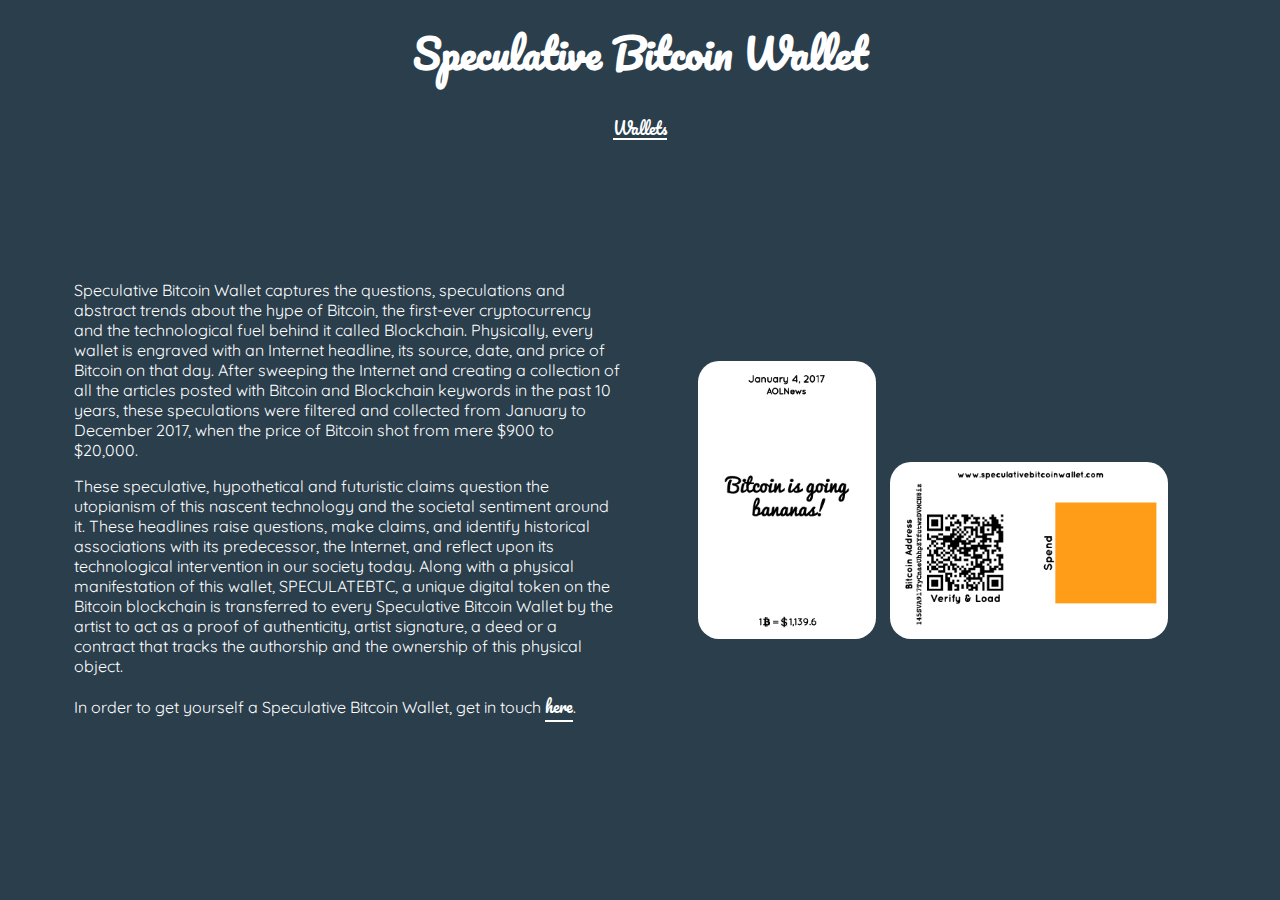
<file: index.html>
<!DOCTYPE html>
<html lang="en" dir="ltr">
    <head>
        <meta charset="utf-8">
        <meta content="width=device-width, initial-scale=1" name="viewport" />
        <title>Speculative Bitcoin Wallet</title>

        <link rel="stylesheet" href="./css/utils.css">
        <link rel="stylesheet" href="./css/style.css">
        <link rel="stylesheet" href="./css/style_responsive.css">

    </head>
    <body>
        <div class="landing-container">
            <nav class="landing-navigation">
                <!-- <span class="icon-hover-01"><a  href="#">Speculative Bitcoin Wallet</a></span>
                <span class="icon-hover-01"><a  href="#">Wallets</a></span>
                <span class="icon-hover-01"><a  href="#">Speculative Bitcoin Wallet</a></span> -->
                <!-- <a class="icon-hover-01" href="#"><p>Wallets</p></a> -->
                <h1>Speculative Bitcoin Wallet</h1>
                <header>
                    <a class="icon-hover-01" href="./wallets/wallets.html"><p>Wallets</p></a>
                    <!-- <a class="icon-hover-01" href="mailto:amay.kataria@gmail.com?Subject=Hello%20again"><p>Contact</p></a> -->
                </header>
            </nav>
            <main class="landing-main">
                <article class="main-info">
                    <section>
                        <p>Speculative Bitcoin Wallet captures the questions, speculations and abstract trends about the hype of Bitcoin, the first-ever cryptocurrency and the technological fuel behind it called Blockchain. Physically, every wallet is engraved with an Internet headline, its source, date, and price of Bitcoin on that day. After sweeping the Internet and creating a collection of all the articles posted with Bitcoin and Blockchain keywords in the past 10 years, these speculations were filtered and collected from January to December 2017, when the price of Bitcoin shot from mere $900 to $20,000.</p>

                        <p>These speculative, hypothetical and futuristic claims question the utopianism of this nascent technology and the societal sentiment around it. These headlines raise questions, make claims, and identify historical associations with its predecessor, the Internet, and reflect upon its technological intervention in our society today. Along with a physical manifestation of this wallet, SPECULATEBTC, a unique digital token on the Bitcoin blockchain is transferred to every Speculative Bitcoin Wallet by the artist to act as a proof of authenticity, artist signature, a deed or a contract that tracks the authorship and the ownership of this physical object.</p>

                        <p>In order to get yourself a Speculative Bitcoin Wallet, get in touch <a href="mailto:speculativebitcoinwallet@gmail.com?Subject=Hello, I'm interested in Speculative Bitcoin Wallet.">here</a>.

                      </section>
                    <!-- <a id="wallet-button" href="./wallets/wallets.html">Wallets</a> -->
                </article>

                <article class="main-image">
                    <div id="wallet_instruction_01"></div>
                    <div id="wallet_instruction_02"></div>
                    <!-- <img src="./assets/wallet_instruction_2x.png" class="explanation-image"> -->
                </article>
            </main>
        </div>
        <!-- <script type="text/javascript" src="index.js"></script> -->
    </body>
</html>
</file>
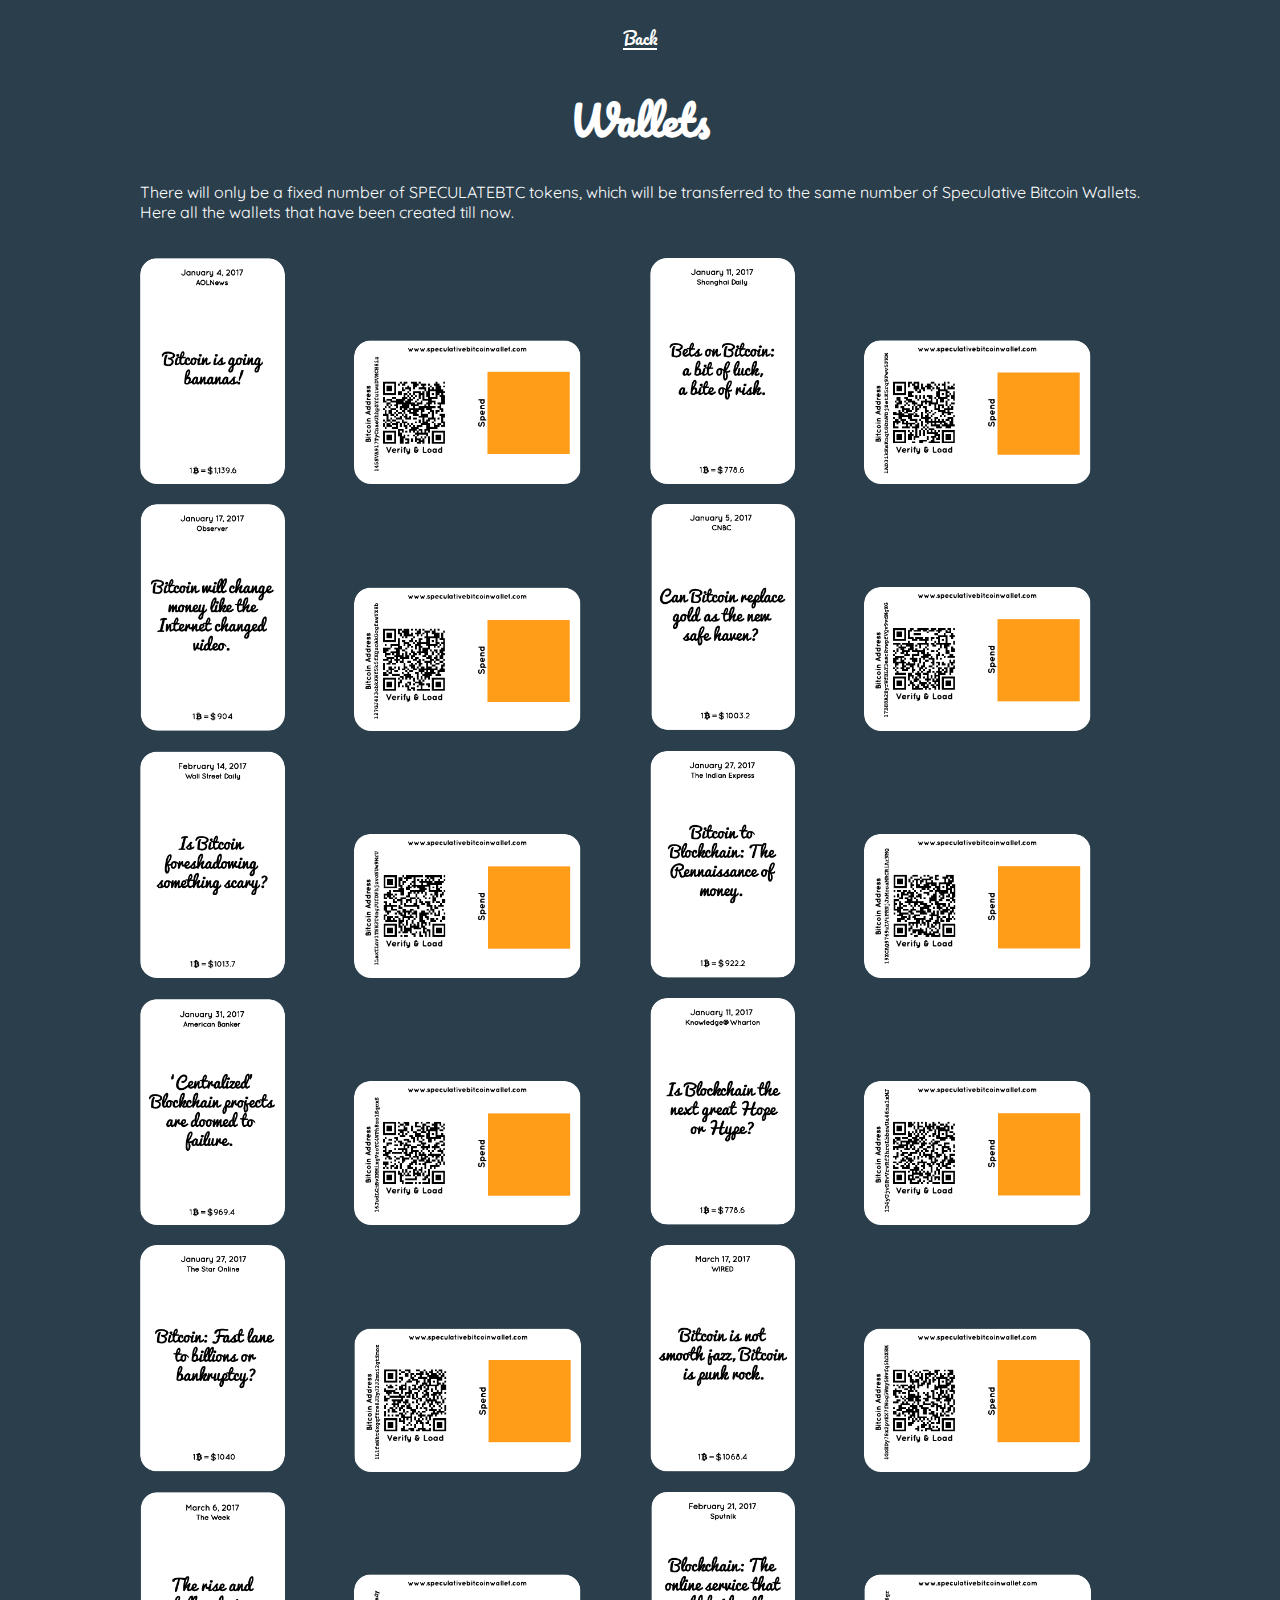
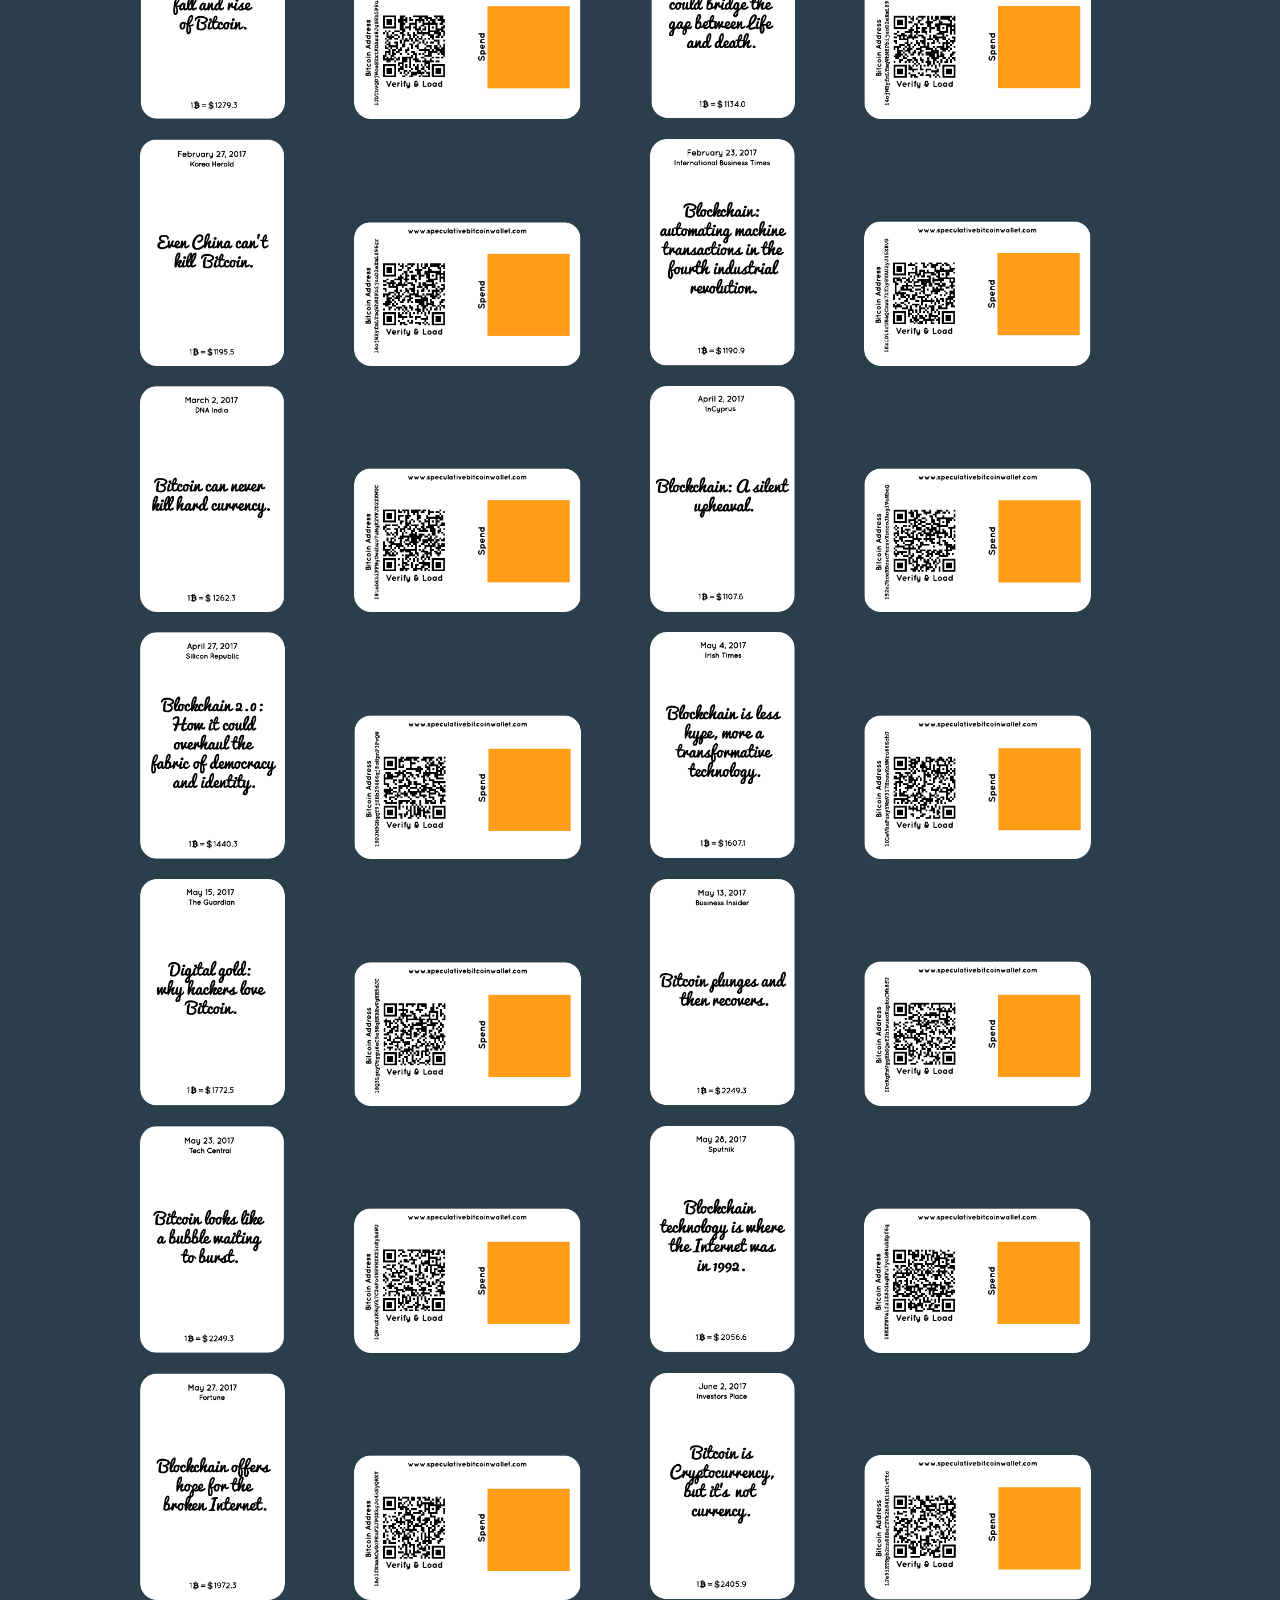
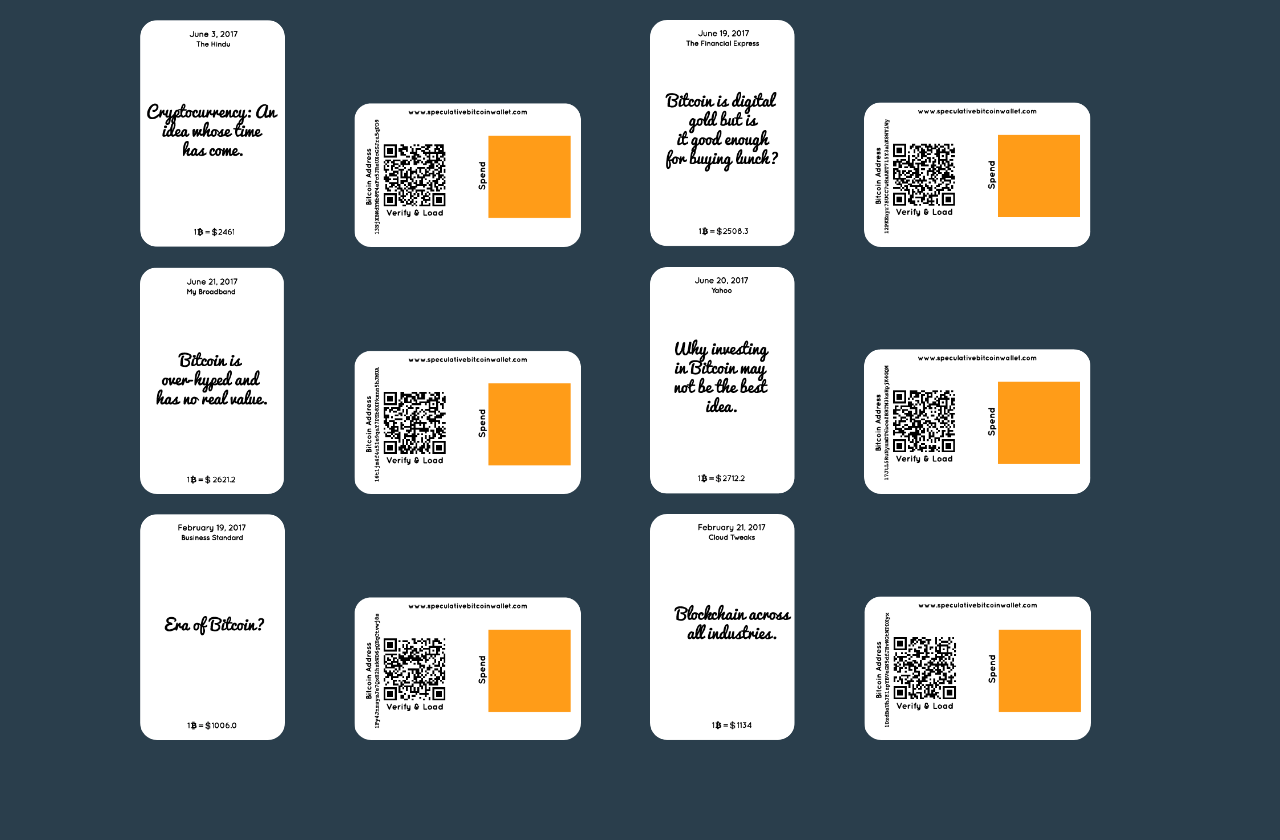
<file: wallets/wallets.html>
<!DOCTYPE html>
<html lang="en" dir="ltr">
    <head>
        <meta charset="utf-8">
        <meta content="width=device-width, initial-scale=1" name="viewport" />
        <title>Wallets</title>

        <link rel="stylesheet" href="../css/utils.css">
        <link rel="stylesheet" href="wallet_style.css">
        <link rel="stylesheet" href="../css/wallet_responsive.css">
        <!-- <link rel="stylesheet" href="../css/style_responsive.css"> -->
        <link rel="stylesheet" href="wallet_sprites.css">
    </head>
    <body>
        <div class="wallet-container">
            <nav class="wallet-nav">
                <a class="icon-hover-01" href="../index.html"><p>Back</p></a>
                <!-- <a class="icon-hover-01" href="#"><p>Contact</p></a> -->
            </nav>
            <main class="wallet-main">
                <header>
                  <h1>Wallets</h1>
                 
                <p>There will only be a fixed number of SPECULATEBTC tokens, which will be transferred to the same number of Speculative Bitcoin Wallets. Here all the wallets that have been created till now.</p>
                </header>

                <span id="wallet_0101"></span>
                <span id="wallet_0102"></span>
                <span id="wallet_0201"></span>
                <span id="wallet_0202"></span>

                <span id="wallet_0301"></span>
                <span id="wallet_0302"></span>
                <span id="wallet_0401"></span>
                <span id="wallet_0402"></span>

                <span id="wallet_0501"></span>
                <span id="wallet_0502"></span>
                <span id="wallet_0601"></span>
                <span id="wallet_0602"></span>

                <span id="wallet_0701"></span>
                <span id="wallet_0702"></span>
                <span id="wallet_0801"></span>
                <span id="wallet_0802"></span>

                <span id="wallet_0901"></span>
                <span id="wallet_0902"></span>
                <span id="wallet_1001"></span>
                <span id="wallet_1002"></span>

                <span id="wallet_1101"></span>
                <span id="wallet_1102"></span>
                <span id="wallet_1201"></span>
                <span id="wallet_1202"></span>

                <span id="wallet_1301"></span>
                <span id="wallet_1302"></span>
                <span id="wallet_1401"></span>
                <span id="wallet_1402"></span>

                <span id="wallet_1501"></span>
                <span id="wallet_1502"></span>
                <span id="wallet_1601"></span>
                <span id="wallet_1602"></span>

                <span id="wallet_1701"></span>
                <span id="wallet_1702"></span>
                <span id="wallet_1801"></span>
                <span id="wallet_1802"></span>

                <span id="wallet_1901"></span>
                <span id="wallet_1902"></span>
                <span id="wallet_2001"></span>
                <span id="wallet_2002"></span>

                <span id="wallet_2101"></span>
                <span id="wallet_2102"></span>
                <span id="wallet_2201"></span>
                <span id="wallet_2202"></span>

                <span id="wallet_2301"></span>
                <span id="wallet_2302"></span>
                <span id="wallet_2401"></span>
                <span id="wallet_2402"></span>

                <span id="wallet_2501"></span>
                <span id="wallet_2502"></span>
                <span id="wallet_2601"></span>
                <span id="wallet_2602"></span>

                <span id="wallet_2701"></span>
                <span id="wallet_2702"></span>
                <span id="wallet_2801"></span>
                <span id="wallet_2802"></span>

                <span id="wallet_2901"></span>
                <span id="wallet_2902"></span>
                <span id="wallet_3001"></span>
                <span id="wallet_3002"></span>
            </main>
        </div>

    </body>
    <footer></footer>
</html>
</file>
<file: css/utils.css>
@import url('https://fonts.googleapis.com/css?family=Pacifico|Quicksand');


body {
    font-family: 'Quicksand', sans-serif;
    color: white;
    background-color: #2a3e4c;
}
a {
    font-family: 'Pacifico', cursive;
    text-decoration: none;
    border-bottom: 2px solid white;
    color: white;

    height: 40px;
}
h1 {
    font-family: 'Pacifico', cursive;
    font-size: 2.5em;
    color: white;
}
p {
    color: inherit;
    /*text-align: right;*/
}


.icon-hover-01 {
    -webkit-transition: all 1s cubic-bezier(0.165, 0.84, 0.44, 1);
    transition: all 1s cubic-bezier(0.165, 0.84, 0.44, 1);
}

.icon-hover-01::after {
    -webkit-transition: all 1s cubic-bezier(0.165, 0.84, 0.44, 1);
    transition: all 1s cubic-bezier(0.165, 0.84, 0.44, 1);
}
.icon-hover-01:hover {
  transform: scale(1.1);
  /*text-decoration: underline;*/
    /*margin-top: 5px;*/
}
</file>
<file: css/style.css>
.landing-container {
    display: grid;
    grid-template-columns: 1fr;
    grid-template-rows: auto auto;

    /*height: 100%;*/
}
.landing-navigation {
    grid-row: 1 / 2;

    justify-self: center;

    /* FLEX BOX - for nav-items*/
    display: flex;
    flex-direction: column;
    align-items: center;
}
.landing-navigation > h1 {
    margin: 10px 0px 10px 0px;
}
/* Nav-Bar Menu icons */
.landing-navigation > header {
    display: flex;
}
.landing-navigation > header > * {
    margin: 0px 15px 0px 15px;
}


.landing-main {
    display: grid;
    grid-template-columns: 2vw 1fr 1fr 2vw;
    grid-column-gap: 40px;
    min-height: 80vh;

    align-items: center;
}
.main-info {
    grid-column: 2 / 3;

    display: flex;
    flex-direction: column;
    justify-self: center;
    min-width: 150px;
    max-width: 600px;
}
.main-image {
    grid-column: 3 / 4;

    display: flex;
    flex-wrap: wrap;
    justify-content: center;
    align-items: flex-end;
}



/* WALLET INSTRUCTION IMAGE */
.main-image > div {
    background-image: url(../assets/wallet_instruction_2x.png);
    background-repeat: no-repeat;

    border-radius: 30px;
    zoom: 0.7;
    height: auto;
    width: auto;

    margin: 10px 10px 10px 10px;
}
#wallet_instruction_01 {
    height: 398px;
    width: 254px;
    background-position: 0px 0px !important;
}
#wallet_instruction_02 {
    height: 254px;
    width: 398px;
    background-position: -284px -140px !important;
}



/* =========================== NOT USING ===========================* */
/*#read-more-button {
    border: none;
    cursor:pointer;
    color: #cecece;

    -webkit-transition: all 1s cubic-bezier(0.165, 0.84, 0.44, 1);
    transition: all 1s cubic-bezier(0.165, 0.84, 0.44, 1);
}
#read-more-button::after {
    -webkit-transition: all 1s cubic-bezier(0.165, 0.84, 0.44, 1);
    transition: all 1s cubic-bezier(0.165, 0.84, 0.44, 1);
}
#read-more-button:hover {
    color: #8e8e8e;
}*/

/*#wallet-button {
    align-self: center;


    box-shadow: 0px 0px 15px 0px #cccccc;
    border-radius: 30px;
    padding: 10px 25px 10px 25px;

    max-width: 50px;


    -webkit-transition: all 1s cubic-bezier(0.165, 0.84, 0.44, 1);
    transition: all 1s cubic-bezier(0.165, 0.84, 0.44, 1);
}

#wallet-button::after {
    -webkit-transition: all 1s cubic-bezier(0.165, 0.84, 0.44, 1);
    transition: all 1s cubic-bezier(0.165, 0.84, 0.44, 1);
}
#wallet-button:hover {
    box-shadow: 0px 0px 20px 0px #bcbcbc;
    transform: scale(1.05);
}*/
</file>
<file: css/style_responsive.css>
/*LANDING PAGE*/
/*IPAD SIZE*/
@media screen and (min-width: 768px)
and (max-width : 1024px)
and (orientation : landscape) {
    body {
        margin: auto;
    }
    .main-image > div {
        zoom: 0.7;
    }
}

@media screen and (max-width: 768px) {
    .main-image > div {
        zoom: 0.6;
    }
    p {
        font-size: 0.8em;
    }
}


/*IPHONE SIZE*/
@media screen and (max-width: 430px) {
    a {
        height: 50px;
    }
    .landing-navigation {
        margin-bottom: 20px;
    }
    .landing-navigation > h1 {
        text-align: center;
    }
    .landing-navigation > header {
        display: flex;
        flex-direction: column;
        font-size: 1.5em;
    }
    .landing-container {
        display: flex;
        flex-wrap: wrap;
    }
    .landing-main {
        display: flex !important;
        flex-wrap: wrap;

        text-align: center;
    }
    .main-info {
        order: 2;

        display: flex;
        flex-direction: column;
        justify-self: center;
    }
    .main-image {
        order: 1;

        display: flex;
        flex-wrap: wrap;
        justify-content: center;
    }
}
</file>
<file: wallets/wallet_style.css>
.wallet-container {
    display: grid;
    grid-template-columns: 1fr;
    grid-template-rows: 50px auto;

    margin: 0vw 4vw 0vw 4vw;

    height: 100%;
}

.wallet-nav {
    grid-row: 1 / 2;
    justify-self: center;

    display: flex;
}
.wallet-nav > * {
    margin: 0px 15px 0px 15px;
}

.wallet-main {
  /*grid-column: 2 / 3;*/

    display: grid;
    grid-template-columns: repeat(4, auto);
    grid-template-rows: auto auto;

    grid-gap: 20px;

    justify-content: center;
    align-items: flex-end;

    /* border: solid red 1px; */
}

.wallet-main > * {
    /* border: solid blue 1px; */
}

.wallet-main > header {
    grid-column: 1 / 5;
    grid-row: 1 / 2;

    justify-self: center;
    max-width: 1000px;
    text-align: center;

    /*margin-bottom: 25px;*/
}
.wallet-main > header > p {
    text-align: justify !important;
}

.wallet-main > span {
    background-image: url(../assets/all_wallets_2x.png);
    background-repeat: no-repeat;

    /*SCALING THE CSS SPRITES*/
    zoom:0.57;

    border-radius: 30px;
    /*box-shadow: 0px 0px 15px 0px #e8e8e8;*/

    -webkit-transition: all 1s cubic-bezier(0.165, 0.84, 0.44, 1);
    transition: all 1s cubic-bezier(0.165, 0.84, 0.44, 1);
}
.wallet-main > span::after {
  -webkit-transition: all 1s cubic-bezier(0.165, 0.84, 0.44, 1);
  transition: all 1s cubic-bezier(0.165, 0.84, 0.44, 1);
}
.wallet-main > span:hover {
  transform: scale(1.05);
}

.wallet-main > span:nth-child(even) {
    height: 398px;
    width: 254px;
}
.wallet-main > span:nth-child(odd) {
    height: 254px;
    width: 398px;
}

footer {
    margin: 100px 0px 100px 0px;
}
</file>
<file: css/wallet_responsive.css>
/*WALLETS*/
/*IPAD SIZE*/
@media screen and (max-width: 768px) {
    .wallet-main > header > p {
        font-size: 0.8em;
        text-align: center !important;
    }
    .wallet-main > span {
        zoom: 0.45;
    }
}

/*IPHONE SIZE*/
@media only screen and (max-width: 430px) {

    .wallet-container {
        display: flex;
        flex-direction: column;

        margin: auto;

        width: 100%;
    }
    .wallet-nav {
        align-self: center;
    }
    .wallet-nav > * {
        margin: auto;
    }
    .wallet-main > header {
        display: flex;
        flex-direction: column;
        max-width: 100vw;
    }
    .wallet-main > header > p {
        font-size: 0.75em;
        text-align: center !important;
    }
    .wallet-main > span {
        zoom: 0.23;
    }

}

@media only screen and (min-width: 375px)
and (max-width : 812px)
and (orientation : landscape) {
    .wallet-main > header > p {
        /*color: red;*/
        /*font-size: 0.8em;*/
        text-align: center !important;
    }
    .wallet-main > span {
        zoom: 0.5;
    }
}
</file>
<file: wallets/wallet_sprites.css>
/* FIRST ROW */
#wallet_0101 {
    background-position: -19px -34px !important;
}
#wallet_0102 {
    background-position: -305px -176px !important;
}
#wallet_0201 {
    background-position: -738px -34px !important;
}
#wallet_0202 {
    background-position: -1025px -176px !important;
}

/* SECOND ROW */
#wallet_0301 {
    background-position: -19px -503px !important; /* +469 */
}
#wallet_0302 {
    background-position: -305px -645px !important;
}
#wallet_0401 {
    background-position: -738px -503px !important;
}
#wallet_0402 {
    background-position: -1025px -645px !important;
}

/* THIRD ROW */
#wallet_0501 {
    background-position: -19px -969px !important; /* +469 */
}
#wallet_0502 {
    background-position: -305px -1111px !important;
}
#wallet_0601 {
    background-position: -738px -969px !important;
}
#wallet_0602 {
    background-position: -1025px -1111px !important;
}

/* FOURTH ROW */
#wallet_0701 {
    background-position: -19px -1437px !important; /* +469 */
}
#wallet_0702 {
    background-position: -305px -1579px !important;
}
#wallet_0801 {
    background-position: -738px -1437px !important;
}
#wallet_0802 {
    background-position: -1025px -1579px !important;
}

/* FIFTH ROW */
#wallet_0901 {
    background-position: -19px -1906px !important; /* +469 */
}
#wallet_0902 {
    background-position: -305px -2046px !important;
}
#wallet_1001 {
    background-position: -738px -1906px !important;
}
#wallet_1002 {
    background-position: -1025px -2046px !important;
}

/* SIXTH ROW */
#wallet_1101 {
    background-position: -19px -2374px !important; /* +469 */
}
#wallet_1102 {
    background-position: -305px -2516px !important;
}
#wallet_1201 {
    background-position: -738px -2374px !important;
}
#wallet_1202 {
    background-position: -1025px -2516px !important;
}

/* SEVENTH ROW */
#wallet_1301 {
    background-position: -19px -2842px !important; /* +469 */
}
#wallet_1302 {
    background-position: -305px -2984px !important;
}
#wallet_1401 {
    background-position: -738px -2842px !important;
}
#wallet_1402 {
    background-position: -1025px -2984px !important;
}

/* EIGHTH ROW */
#wallet_1501 {
    background-position: -19px -3310px !important; /* +469 */
}
#wallet_1502 {
    background-position: -305px -3452px !important;
}
#wallet_1601 {
    background-position: -738px -3310px !important;
}
#wallet_1602 {
    background-position: -1025px -3452px !important;
}

/* NINETH ROW */
#wallet_1701 {
    background-position: -19px -3778px !important; /* +469 */
}
#wallet_1702 {
    background-position: -305px -3920px !important;
}
#wallet_1801 {
    background-position: -738px -3778px !important;
}
#wallet_1802 {
    background-position: -1025px -3920px !important;
}

/* TENTH ROW */
#wallet_1901 {
    background-position: -19px -4246px !important; /* +469 */
}
#wallet_1902 {
    background-position: -305px -4388px !important;
}
#wallet_2001 {
    background-position: -738px -4246px !important;
}
#wallet_2002 {
    background-position: -1025px -4388px !important;
}

/* ELEVENTH ROW */
#wallet_2101 {
    background-position: -19px -4714px !important; /* +469 */
}
#wallet_2102 {
    background-position: -305px -4856px !important;
}
#wallet_2201 {
    background-position: -738px -4714px !important;
}
#wallet_2202 {
    background-position: -1025px -4856px !important;
}

/* TWELVETH ROW */
#wallet_2301 {
    background-position: -19px -5182px !important; /* +469 */
}
#wallet_2302 {
    background-position: -305px -5324px !important;
}
#wallet_2401 {
    background-position: -738px -5182px !important;
}
#wallet_2402 {
    background-position: -1025px -5324px !important;
}

/* THIRTEENTH ROW */
#wallet_2501 {
    background-position: -19px -5650px !important; /* +469 */
}
#wallet_2502 {
    background-position: -305px -5792px !important;
}
#wallet_2601 {
    background-position: -738px -5650px !important;
}
#wallet_2602 {
    background-position: -1025px -5792px !important;
}

/* FOURTEENTH ROW */
#wallet_2701 {
    background-position: -19px -6117px !important; /* +469 */
}
#wallet_2702 {
    background-position: -305px -6259px !important;
}
#wallet_2801 {
    background-position: -738px -6117px !important;
}
#wallet_2802 {
    background-position: -1025px -6259px !important;
}

/* FIFTEENTH ROW */
#wallet_2901 {
    background-position: -19px -6586px !important; /* +469 */
}
#wallet_2902 {
    background-position: -305px -6728px !important;
}
#wallet_3001 {
    background-position: -738px -6586px !important;
}
#wallet_3002 {
    background-position: -1025px -6728px !important;
}
</file>
